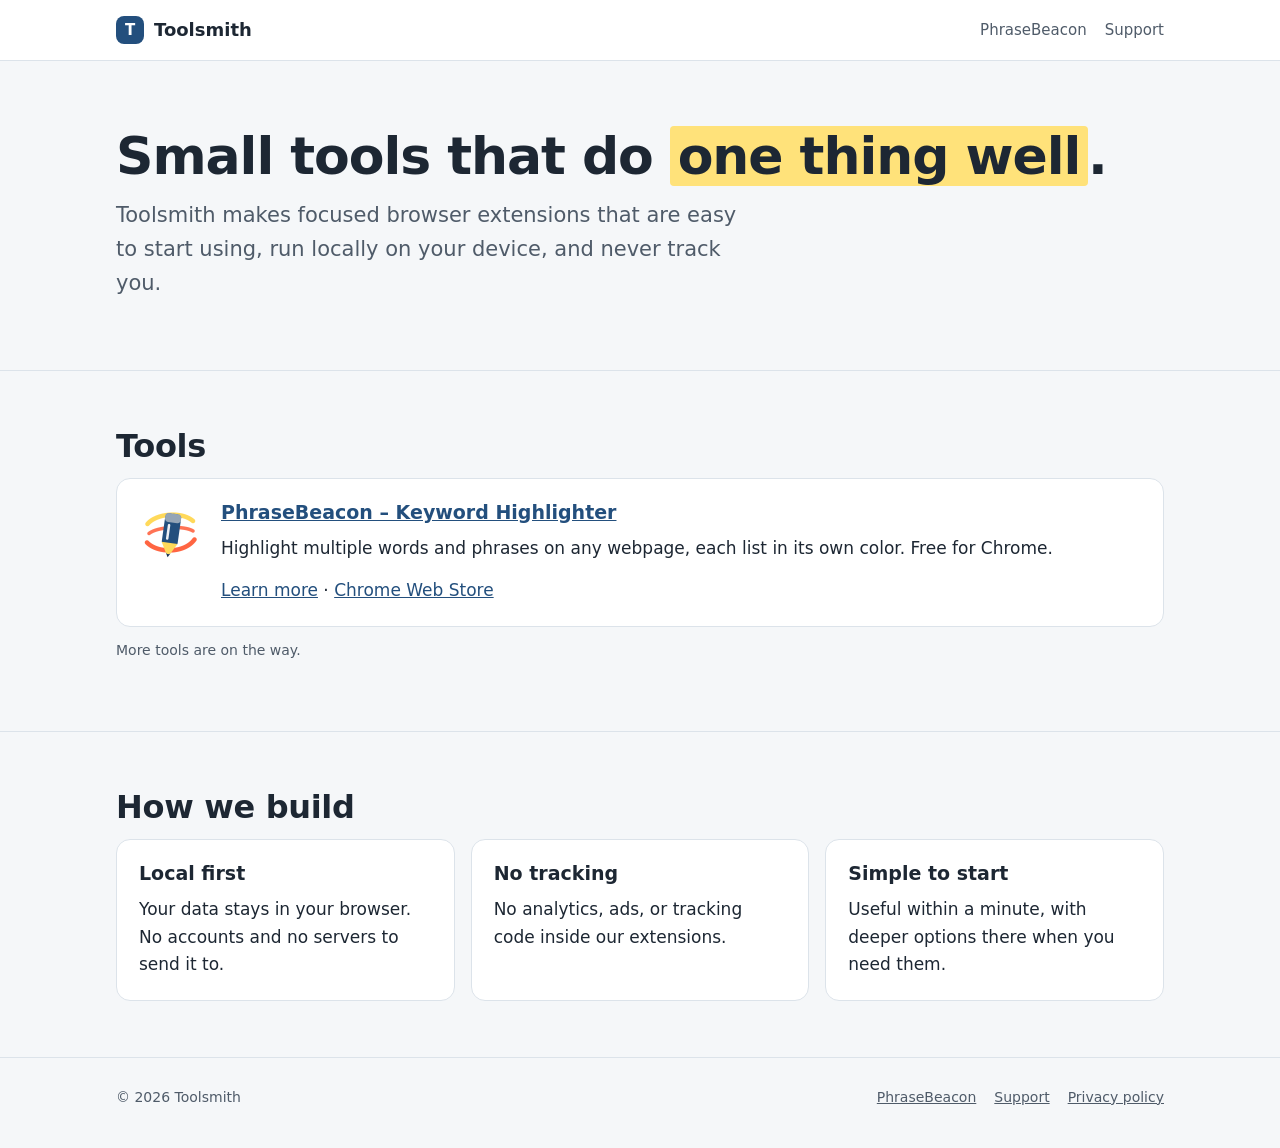
<file: index.html>
<!doctype html>
<html lang="en">
<head>
  <meta charset="utf-8">
  <meta name="viewport" content="width=device-width, initial-scale=1">
  <title>Toolsmith – Small, Private Browser Tools</title>
  <meta name="description" content="Toolsmith makes small, focused browser extensions that run locally and respect your privacy. Meet PhraseBeacon, a free keyword highlighter for Chrome.">
  <link rel="canonical" href="https://toolsmithdev-collab.github.io/">
  <link rel="icon" href="assets/phrasebeacon-mark.svg" type="image/svg+xml">
  <meta property="og:type" content="website">
  <meta property="og:site_name" content="Toolsmith">
  <meta property="og:title" content="Toolsmith – Small, Private Browser Tools">
  <meta property="og:description" content="Small, focused browser extensions that run locally and respect your privacy.">
  <meta property="og:url" content="https://toolsmithdev-collab.github.io/">
  <meta property="og:image" content="https://toolsmithdev-collab.github.io/assets/phrasebeacon-highlights.png">
  <link rel="stylesheet" href="assets/site.css">
  <script type="application/ld+json">
  {
    "@context": "https://schema.org",
    "@type": "Organization",
    "name": "Toolsmith",
    "url": "https://toolsmithdev-collab.github.io/"
  }
  </script>
</head>
<body>
  <header class="site-header">
    <div class="wrap">
      <a class="brand" href="./"><span class="brand-mark" aria-hidden="true">T</span>Toolsmith</a>
      <nav class="site-nav" aria-label="Main">
        <a href="phrasebeacon/">PhraseBeacon</a>
        <a href="phrasebeacon/support/">Support</a>
      </nav>
    </div>
  </header>

  <main>
    <section class="hero">
      <div class="wrap">
        <h1>Small tools that do <mark class="mk-yellow">one thing well</mark>.</h1>
        <p class="lead">Toolsmith makes focused browser extensions that are easy to start using, run locally on your device, and never track you.</p>
      </div>
    </section>

    <section aria-labelledby="tools-heading">
      <div class="wrap">
        <h2 id="tools-heading">Tools</h2>
        <div class="grid">
          <article class="card tool-card">
            <img src="assets/phrasebeacon-icon-128.png" alt="" width="64" height="64">
            <div>
              <h3><a href="phrasebeacon/">PhraseBeacon – Keyword Highlighter</a></h3>
              <p>Highlight multiple words and phrases on any webpage, each list in its own color. Free for Chrome.</p>
              <p><a href="phrasebeacon/">Learn more</a> · <a href="https://chromewebstore.google.com/detail/lhahcjlkmcgbfoonddfiigofgclgmfpo">Chrome Web Store</a></p>
            </div>
          </article>
        </div>
        <p class="fine-print">More tools are on the way.</p>
      </div>
    </section>

    <section aria-labelledby="principles-heading">
      <div class="wrap">
        <h2 id="principles-heading">How we build</h2>
        <div class="grid">
          <div class="card">
            <h3>Local first</h3>
            <p>Your data stays in your browser. No accounts and no servers to send it to.</p>
          </div>
          <div class="card">
            <h3>No tracking</h3>
            <p>No analytics, ads, or tracking code inside our extensions.</p>
          </div>
          <div class="card">
            <h3>Simple to start</h3>
            <p>Useful within a minute, with deeper options there when you need them.</p>
          </div>
        </div>
      </div>
    </section>
  </main>

  <footer class="site-footer">
    <div class="wrap">
      <span>© 2026 Toolsmith</span>
      <nav aria-label="Footer">
        <a href="phrasebeacon/">PhraseBeacon</a>
        <a href="phrasebeacon/support/">Support</a>
        <a href="https://toolsmithdev-collab.github.io/phrasebeacon-privacy/privacy.html">Privacy policy</a>
      </nav>
    </div>
  </footer>
</body>
</html>
</file>
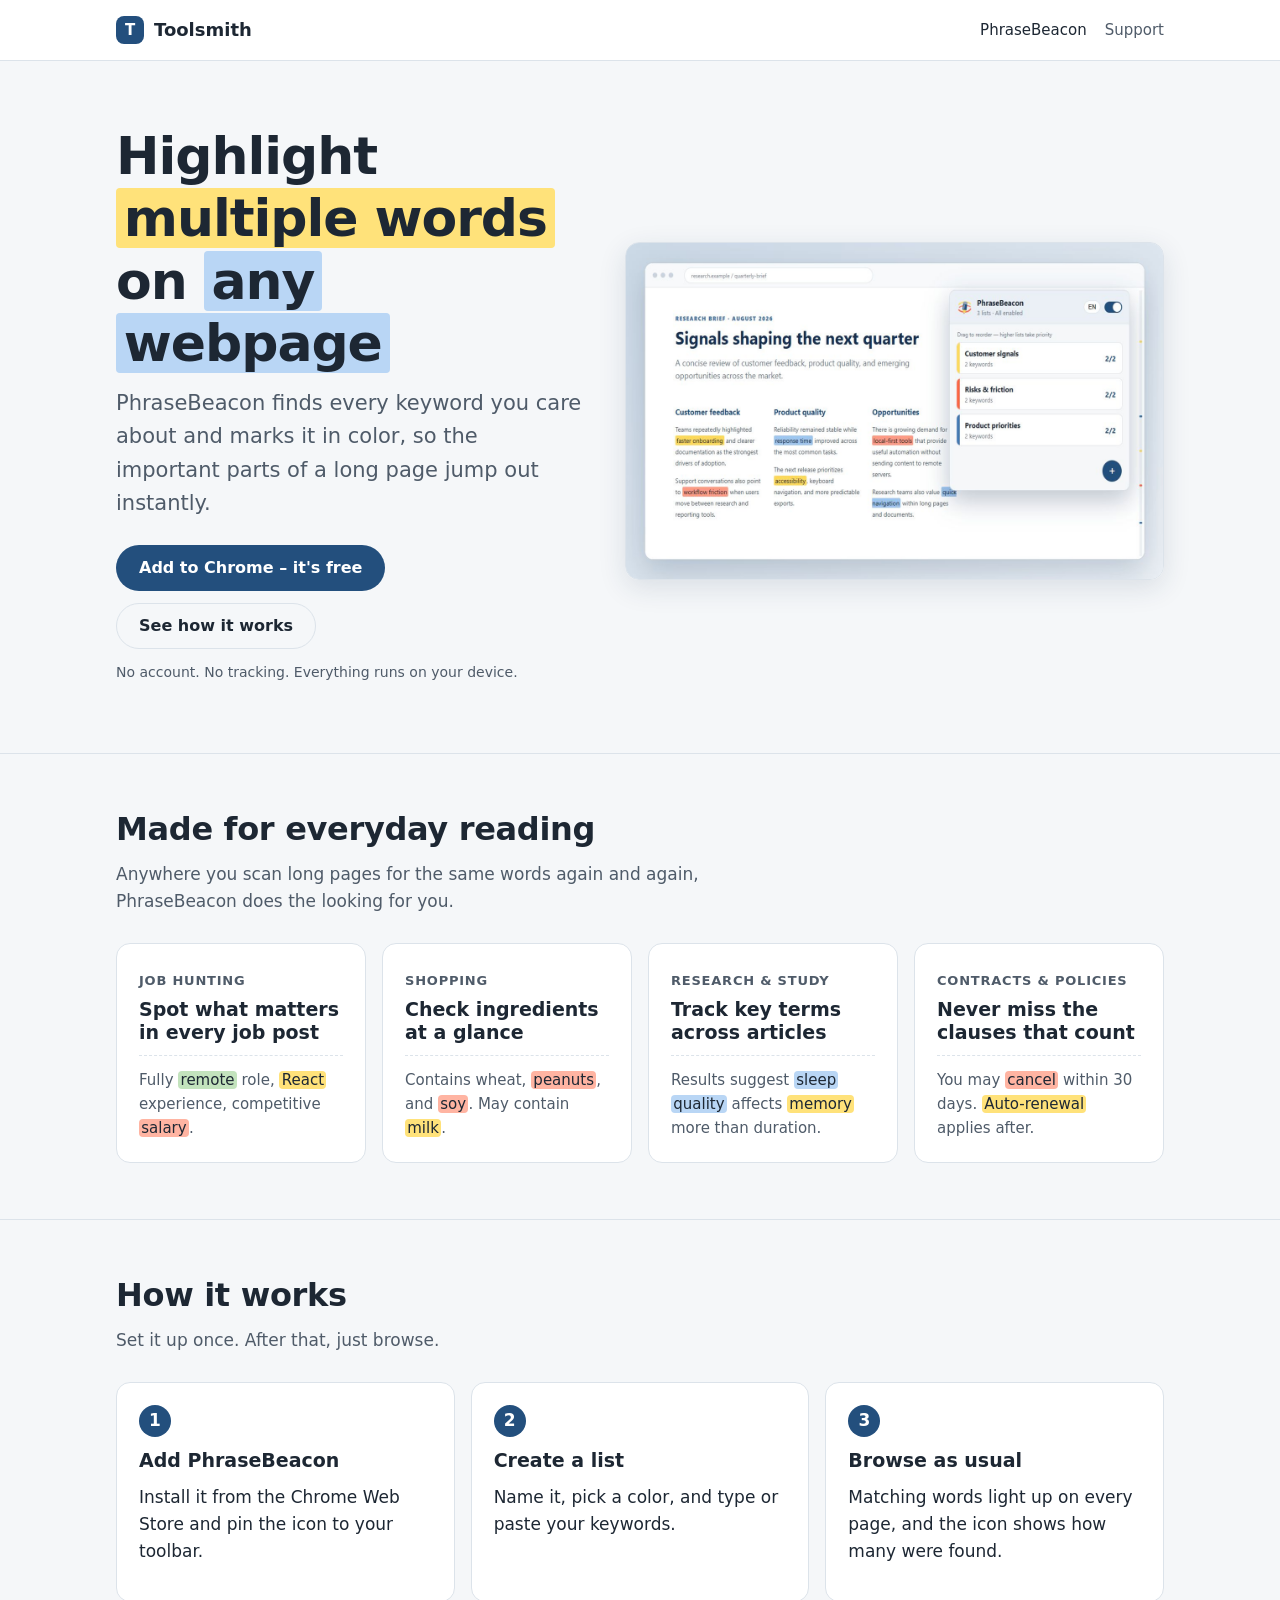
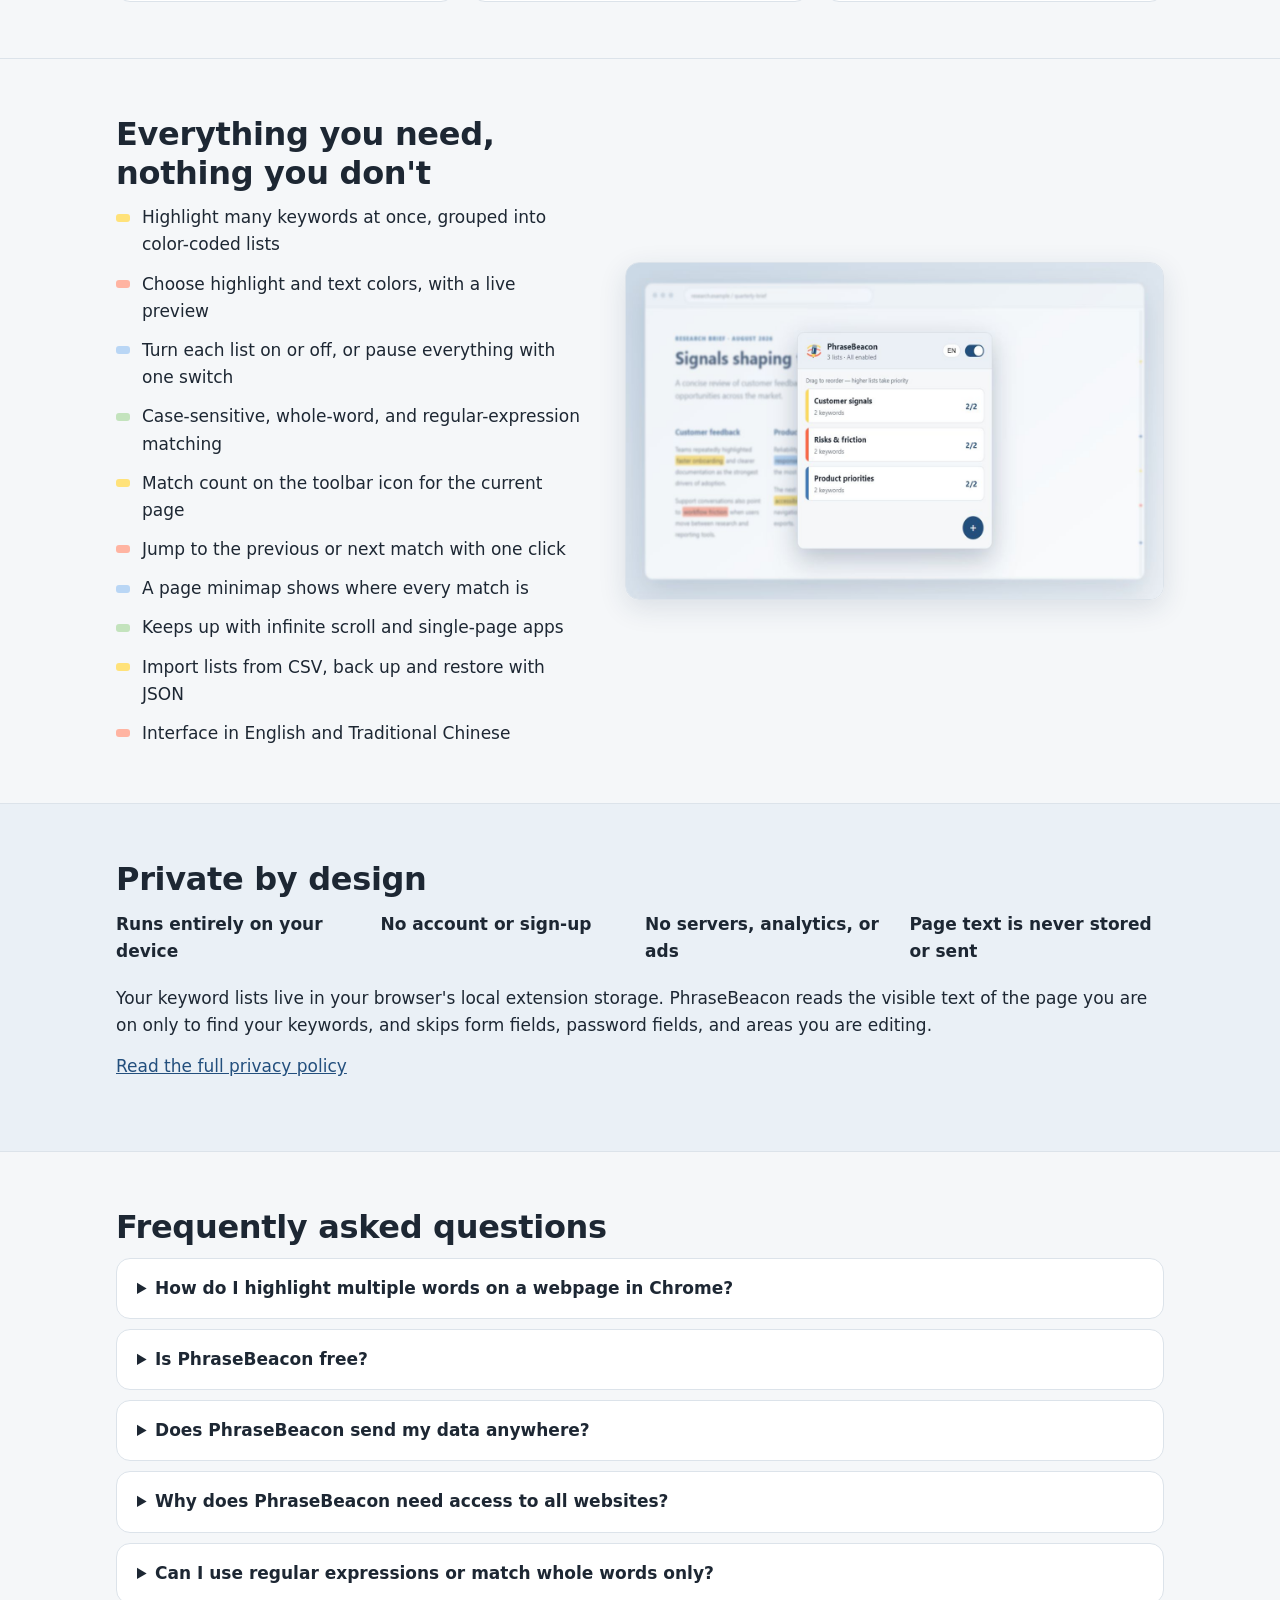
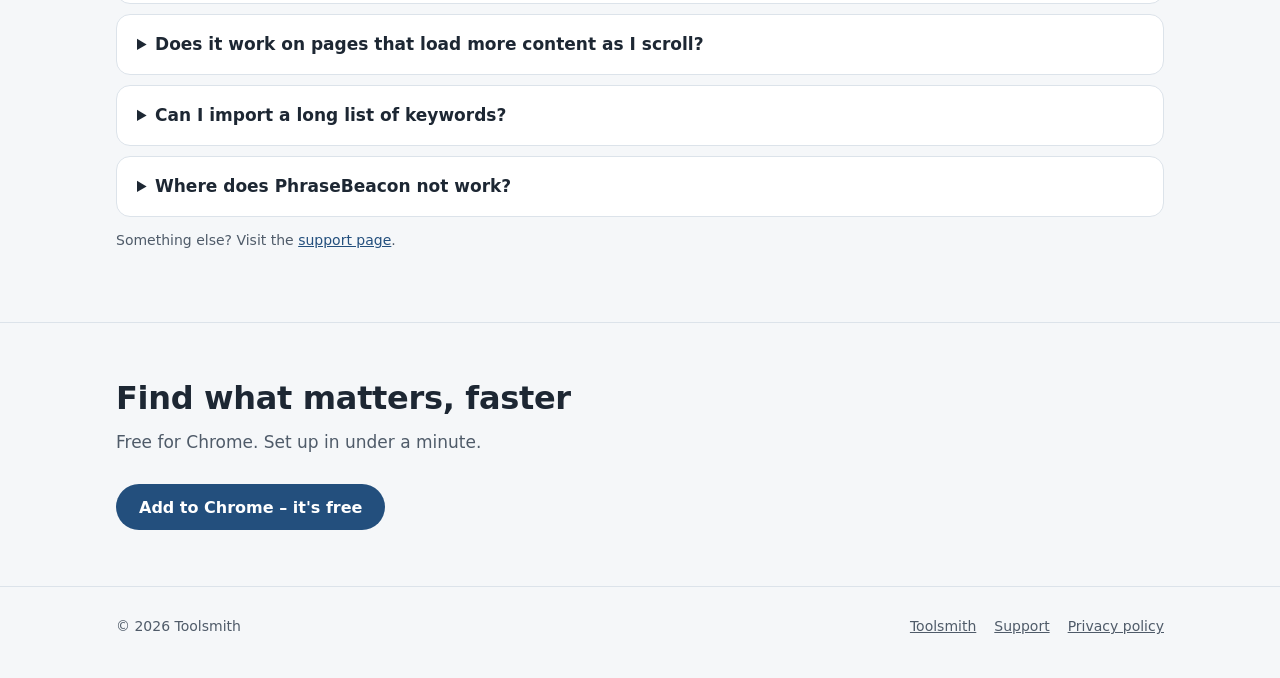
<file: phrasebeacon/index.html>
<!doctype html>
<html lang="en">
<head>
  <meta charset="utf-8">
  <meta name="viewport" content="width=device-width, initial-scale=1">
  <title>PhraseBeacon – Highlight Multiple Words on Any Webpage (Free Chrome Extension)</title>
  <meta name="description" content="PhraseBeacon is a free Chrome extension that highlights multiple keywords on any webpage, each list in its own color. Count matches, jump between them, and keep everything private on your device.">
  <link rel="canonical" href="https://toolsmithdev-collab.github.io/phrasebeacon/">
  <link rel="icon" href="../assets/phrasebeacon-mark.svg" type="image/svg+xml">
  <meta property="og:type" content="website">
  <meta property="og:site_name" content="Toolsmith">
  <meta property="og:title" content="PhraseBeacon – Highlight Multiple Words on Any Webpage">
  <meta property="og:description" content="A free Chrome extension that highlights all your keywords at once, each list in its own color. Private by design.">
  <meta property="og:url" content="https://toolsmithdev-collab.github.io/phrasebeacon/">
  <meta property="og:image" content="https://toolsmithdev-collab.github.io/assets/phrasebeacon-highlights.png">
  <meta name="twitter:card" content="summary_large_image">
  <link rel="stylesheet" href="../assets/site.css">
  <script type="application/ld+json">
  {
    "@context": "https://schema.org",
    "@type": "SoftwareApplication",
    "name": "PhraseBeacon – Keyword Highlighter",
    "applicationCategory": "BrowserApplication",
    "operatingSystem": "Chrome",
    "description": "Highlight multiple words and phrases on any webpage in different colors. Count matches, jump between them, and keep everything private on your device.",
    "url": "https://toolsmithdev-collab.github.io/phrasebeacon/",
    "downloadUrl": "https://chromewebstore.google.com/detail/lhahcjlkmcgbfoonddfiigofgclgmfpo",
    "image": "https://toolsmithdev-collab.github.io/assets/phrasebeacon-highlights.png",
    "offers": { "@type": "Offer", "price": "0", "priceCurrency": "USD" },
    "publisher": { "@type": "Organization", "name": "Toolsmith", "url": "https://toolsmithdev-collab.github.io/" }
  }
  </script>
  <script type="application/ld+json">
  {
    "@context": "https://schema.org",
    "@type": "FAQPage",
    "mainEntity": [
      {
        "@type": "Question",
        "name": "How do I highlight multiple words on a webpage in Chrome?",
        "acceptedAnswer": { "@type": "Answer", "text": "Install PhraseBeacon, click its toolbar icon, create a list, add your words, and save. Every matching word on the pages you visit is highlighted automatically, and each list can use its own color." }
      },
      {
        "@type": "Question",
        "name": "Is PhraseBeacon free?",
        "acceptedAnswer": { "@type": "Answer", "text": "Yes. PhraseBeacon is free, with no account and no paid tier." }
      },
      {
        "@type": "Question",
        "name": "Does PhraseBeacon send my data anywhere?",
        "acceptedAnswer": { "@type": "Answer", "text": "No. Webpage text is processed on your device only to find matches, and is not stored or transmitted. Your keyword lists are saved in your browser's local extension storage. There are no servers, analytics, ads, or tracking." }
      },
      {
        "@type": "Question",
        "name": "Why does PhraseBeacon need access to all websites?",
        "acceptedAnswer": { "@type": "Answer", "text": "To highlight your keywords wherever you browse, PhraseBeacon has to read the visible text of the page you are viewing. That text is checked locally and never leaves your device. Form fields, password fields, and areas you are currently editing are skipped." }
      },
      {
        "@type": "Question",
        "name": "Can I use regular expressions or match whole words only?",
        "acceptedAnswer": { "@type": "Answer", "text": "Yes. Each list can be case-sensitive, match whole words only, or use regular expressions." }
      },
      {
        "@type": "Question",
        "name": "Does it work on pages that load more content as I scroll?",
        "acceptedAnswer": { "@type": "Answer", "text": "Yes. PhraseBeacon highlights new content as it appears, including infinite scroll and single-page apps, without rescanning the whole page." }
      },
      {
        "@type": "Question",
        "name": "Can I import a long list of keywords?",
        "acceptedAnswer": { "@type": "Answer", "text": "Yes. Paste many keywords at once, one per line or separated by commas, or import lists from a CSV file where each column becomes a list. You can also back up and restore everything with a JSON file." }
      },
      {
        "@type": "Question",
        "name": "Where does PhraseBeacon not work?",
        "acceptedAnswer": { "@type": "Answer", "text": "Chrome does not allow extensions to run on its own pages, such as chrome:// settings pages and the Chrome Web Store, or inside Chrome's built-in PDF viewer, so highlights cannot appear there." }
      }
    ]
  }
  </script>
</head>
<body>
  <header class="site-header">
    <div class="wrap">
      <a class="brand" href="../"><span class="brand-mark" aria-hidden="true">T</span>Toolsmith</a>
      <nav class="site-nav" aria-label="Main">
        <a href="./" aria-current="page">PhraseBeacon</a>
        <a href="support/">Support</a>
      </nav>
    </div>
  </header>

  <main>
    <section class="hero">
      <div class="wrap hero-grid">
        <div>
          <h1>Highlight <mark class="mk-yellow">multiple words</mark> on <mark class="mk-blue">any webpage</mark></h1>
          <p class="lead">PhraseBeacon finds every keyword you care about and marks it in color, so the important parts of a long page jump out instantly.</p>
          <div class="cta-row">
            <a class="btn btn-primary" href="https://chromewebstore.google.com/detail/lhahcjlkmcgbfoonddfiigofgclgmfpo">Add to Chrome – it's free</a>
            <a class="btn btn-secondary" href="#how-it-works">See how it works</a>
          </div>
          <p class="fine-print">No account. No tracking. Everything runs on your device.</p>
        </div>
        <img class="hero-shot" src="../assets/phrasebeacon-highlights.png" width="1280" height="800" alt="A research article with keywords highlighted in yellow, coral, and blue, next to the PhraseBeacon panel showing three keyword lists and their match counts.">
      </div>
    </section>

    <section aria-labelledby="uses-heading">
      <div class="wrap">
        <h2 id="uses-heading">Made for everyday reading</h2>
        <p class="section-intro">Anywhere you scan long pages for the same words again and again, PhraseBeacon does the looking for you.</p>
        <div class="grid">
          <div class="card">
            <span class="eyebrow">Job hunting</span>
            <h3>Spot what matters in every job post</h3>
            <p class="card-sample">Fully <mark class="mk-green">remote</mark> role, <mark class="mk-yellow">React</mark> experience, competitive <mark class="mk-coral">salary</mark>.</p>
          </div>
          <div class="card">
            <span class="eyebrow">Shopping</span>
            <h3>Check ingredients at a glance</h3>
            <p class="card-sample">Contains wheat, <mark class="mk-coral">peanuts</mark>, and <mark class="mk-coral">soy</mark>. May contain <mark class="mk-yellow">milk</mark>.</p>
          </div>
          <div class="card">
            <span class="eyebrow">Research &amp; study</span>
            <h3>Track key terms across articles</h3>
            <p class="card-sample">Results suggest <mark class="mk-blue">sleep quality</mark> affects <mark class="mk-yellow">memory</mark> more than duration.</p>
          </div>
          <div class="card">
            <span class="eyebrow">Contracts &amp; policies</span>
            <h3>Never miss the clauses that count</h3>
            <p class="card-sample">You may <mark class="mk-coral">cancel</mark> within 30 days. <mark class="mk-yellow">Auto-renewal</mark> applies after.</p>
          </div>
        </div>
      </div>
    </section>

    <section id="how-it-works" aria-labelledby="how-heading">
      <div class="wrap">
        <h2 id="how-heading">How it works</h2>
        <p class="section-intro">Set it up once. After that, just browse.</p>
        <ol class="steps">
          <li>
            <h3>Add PhraseBeacon</h3>
            <p>Install it from the Chrome Web Store and pin the icon to your toolbar.</p>
          </li>
          <li>
            <h3>Create a list</h3>
            <p>Name it, pick a color, and type or paste your keywords.</p>
          </li>
          <li>
            <h3>Browse as usual</h3>
            <p>Matching words light up on every page, and the icon shows how many were found.</p>
          </li>
        </ol>
      </div>
    </section>

    <section aria-labelledby="features-heading">
      <div class="wrap hero-grid">
        <div>
          <h2 id="features-heading">Everything you need, nothing you don't</h2>
          <ul class="feature-list">
            <li>Highlight many keywords at once, grouped into color-coded lists</li>
            <li>Choose highlight and text colors, with a live preview</li>
            <li>Turn each list on or off, or pause everything with one switch</li>
            <li>Case-sensitive, whole-word, and regular-expression matching</li>
            <li>Match count on the toolbar icon for the current page</li>
            <li>Jump to the previous or next match with one click</li>
            <li>A page minimap shows where every match is</li>
            <li>Keeps up with infinite scroll and single-page apps</li>
            <li>Import lists from CSV, back up and restore with JSON</li>
            <li>Interface in English and Traditional Chinese</li>
          </ul>
        </div>
        <img class="hero-shot" src="../assets/phrasebeacon-lists.png" width="1280" height="800" loading="lazy" alt="The PhraseBeacon settings panel showing several keyword lists with their colors.">
      </div>
    </section>

    <section class="privacy-band" aria-labelledby="privacy-heading">
      <div class="wrap">
        <h2 id="privacy-heading">Private by design</h2>
        <ul class="privacy-points">
          <li>Runs entirely on your device</li>
          <li>No account or sign-up</li>
          <li>No servers, analytics, or ads</li>
          <li>Page text is never stored or sent</li>
        </ul>
        <p>Your keyword lists live in your browser's local extension storage. PhraseBeacon reads the visible text of the page you are on only to find your keywords, and skips form fields, password fields, and areas you are editing.</p>
        <p><a href="https://toolsmithdev-collab.github.io/phrasebeacon-privacy/privacy.html">Read the full privacy policy</a></p>
      </div>
    </section>

    <section class="faq" aria-labelledby="faq-heading">
      <div class="wrap">
        <h2 id="faq-heading">Frequently asked questions</h2>
        <details>
          <summary>How do I highlight multiple words on a webpage in Chrome?</summary>
          <p>Install PhraseBeacon, click its toolbar icon, create a list, add your words, and save. Every matching word on the pages you visit is highlighted automatically, and each list can use its own color.</p>
        </details>
        <details>
          <summary>Is PhraseBeacon free?</summary>
          <p>Yes. PhraseBeacon is free, with no account and no paid tier.</p>
        </details>
        <details>
          <summary>Does PhraseBeacon send my data anywhere?</summary>
          <p>No. Webpage text is processed on your device only to find matches, and is not stored or transmitted. Your keyword lists are saved in your browser's local extension storage. There are no servers, analytics, ads, or tracking.</p>
        </details>
        <details>
          <summary>Why does PhraseBeacon need access to all websites?</summary>
          <p>To highlight your keywords wherever you browse, PhraseBeacon has to read the visible text of the page you are viewing. That text is checked locally and never leaves your device. Form fields, password fields, and areas you are currently editing are skipped.</p>
        </details>
        <details>
          <summary>Can I use regular expressions or match whole words only?</summary>
          <p>Yes. Each list can be case-sensitive, match whole words only, or use regular expressions.</p>
        </details>
        <details>
          <summary>Does it work on pages that load more content as I scroll?</summary>
          <p>Yes. PhraseBeacon highlights new content as it appears, including infinite scroll and single-page apps, without rescanning the whole page.</p>
        </details>
        <details>
          <summary>Can I import a long list of keywords?</summary>
          <p>Yes. Paste many keywords at once, one per line or separated by commas, or import lists from a CSV file where each column becomes a list. You can also back up and restore everything with a JSON file.</p>
        </details>
        <details>
          <summary>Where does PhraseBeacon not work?</summary>
          <p>Chrome does not allow extensions to run on its own pages, such as chrome:// settings pages and the Chrome Web Store, or inside Chrome's built-in PDF viewer, so highlights cannot appear there.</p>
        </details>
        <p class="fine-print">Something else? Visit the <a href="support/">support page</a>.</p>
      </div>
    </section>

    <section aria-labelledby="cta-heading">
      <div class="wrap">
        <h2 id="cta-heading">Find what matters, faster</h2>
        <p class="section-intro">Free for Chrome. Set up in under a minute.</p>
        <a class="btn btn-primary" href="https://chromewebstore.google.com/detail/lhahcjlkmcgbfoonddfiigofgclgmfpo">Add to Chrome – it's free</a>
      </div>
    </section>
  </main>

  <footer class="site-footer">
    <div class="wrap">
      <span>© 2026 Toolsmith</span>
      <nav aria-label="Footer">
        <a href="../">Toolsmith</a>
        <a href="support/">Support</a>
        <a href="https://toolsmithdev-collab.github.io/phrasebeacon-privacy/privacy.html">Privacy policy</a>
      </nav>
    </div>
  </footer>
</body>
</html>
</file>
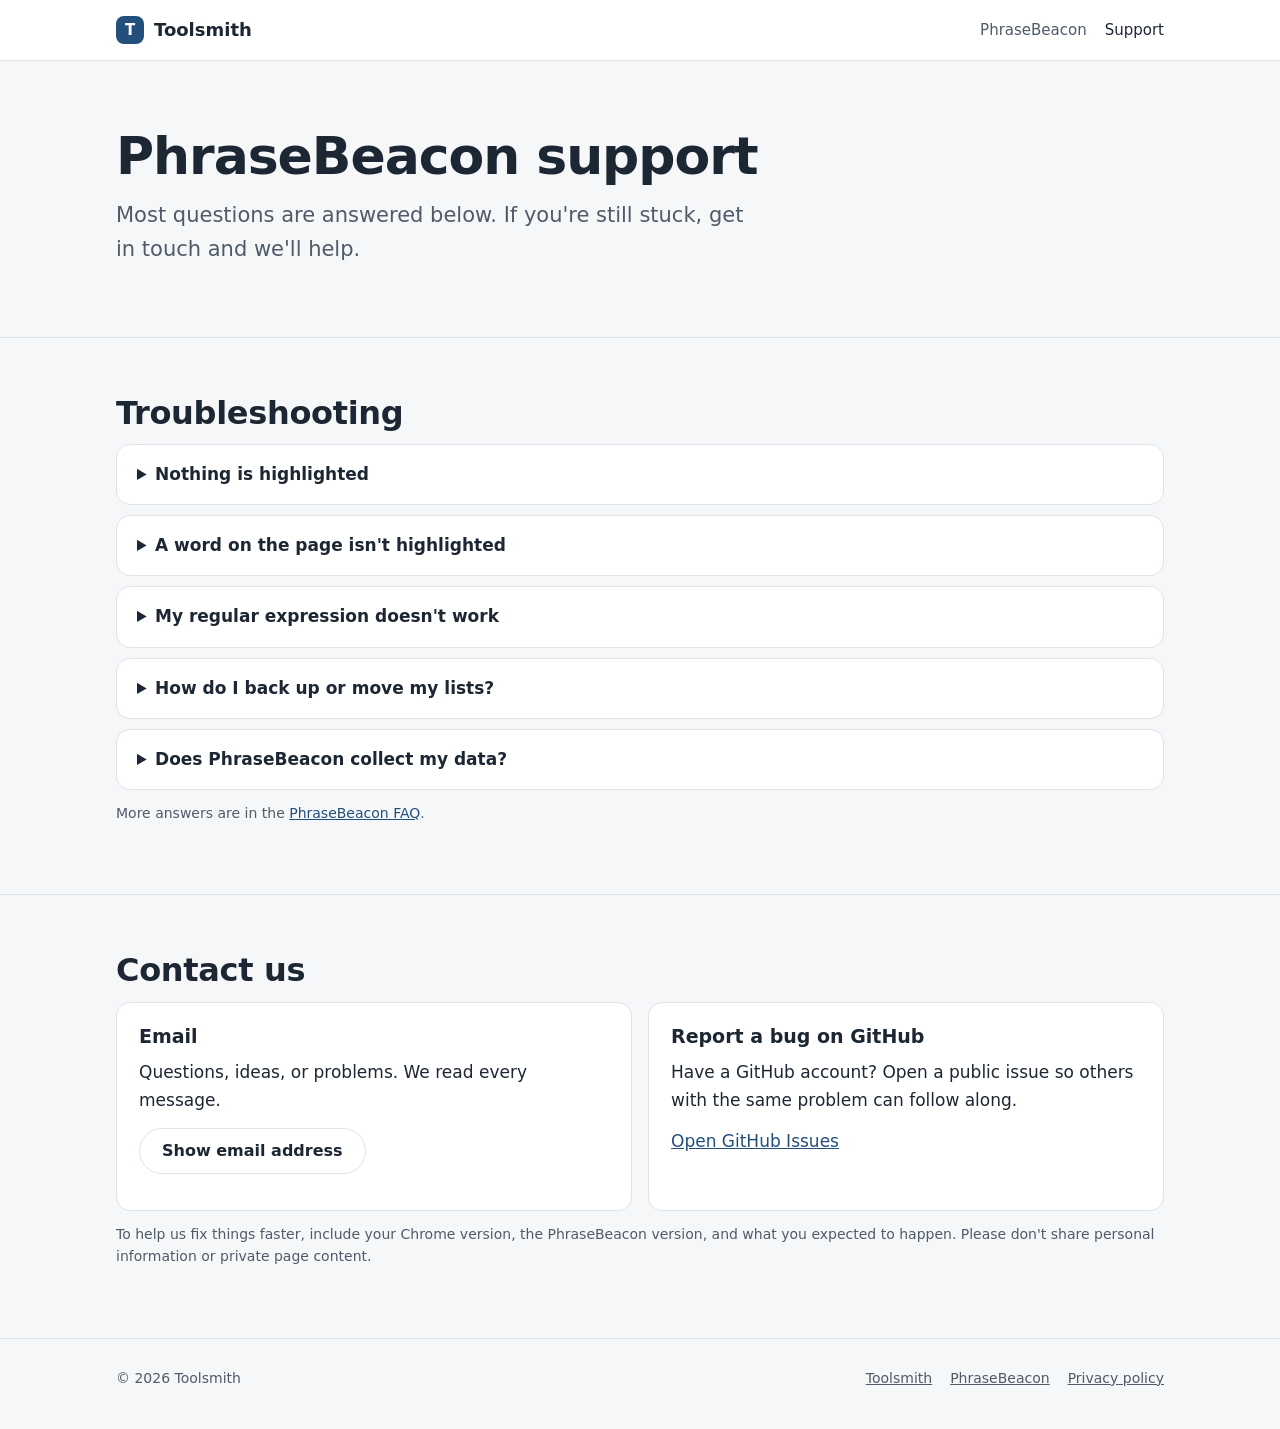
<file: phrasebeacon/support/index.html>
<!doctype html>
<html lang="en">
<head>
  <meta charset="utf-8">
  <meta name="viewport" content="width=device-width, initial-scale=1">
  <title>PhraseBeacon Support – Help &amp; Troubleshooting</title>
  <meta name="description" content="Get help with PhraseBeacon, the free keyword highlighter for Chrome: troubleshooting tips, backups, and how to contact the developer.">
  <link rel="canonical" href="https://toolsmithdev-collab.github.io/phrasebeacon/support/">
  <link rel="icon" href="../../assets/phrasebeacon-mark.svg" type="image/svg+xml">
  <meta property="og:type" content="website">
  <meta property="og:site_name" content="Toolsmith">
  <meta property="og:title" content="PhraseBeacon Support">
  <meta property="og:description" content="Troubleshooting tips, backups, and how to contact the developer.">
  <meta property="og:url" content="https://toolsmithdev-collab.github.io/phrasebeacon/support/">
  <link rel="stylesheet" href="../../assets/site.css">
</head>
<body>
  <header class="site-header">
    <div class="wrap">
      <a class="brand" href="../../"><span class="brand-mark" aria-hidden="true">T</span>Toolsmith</a>
      <nav class="site-nav" aria-label="Main">
        <a href="../">PhraseBeacon</a>
        <a href="./" aria-current="page">Support</a>
      </nav>
    </div>
  </header>

  <main>
    <section class="hero">
      <div class="wrap">
        <h1>PhraseBeacon support</h1>
        <p class="lead">Most questions are answered below. If you're still stuck, get in touch and we'll help.</p>
      </div>
    </section>

    <section class="faq" aria-labelledby="trouble-heading">
      <div class="wrap">
        <h2 id="trouble-heading">Troubleshooting</h2>
        <details>
          <summary>Nothing is highlighted</summary>
          <p>Check these in order:</p>
          <ol>
            <li>Open PhraseBeacon from the toolbar. If you see the local data handling notice, select <strong>Agree and start</strong>. Highlighting begins only after you agree.</li>
            <li>Make sure the main switch in the top-right corner is on, and the list you expect is enabled.</li>
            <li>Reload the page. Tabs that were already open before you installed PhraseBeacon need one reload.</li>
            <li>Check the page type. Chrome doesn't let extensions run on chrome:// pages, the Chrome Web Store, or Chrome's built-in PDF viewer.</li>
          </ol>
        </details>
        <details>
          <summary>A word on the page isn't highlighted</summary>
          <ul>
            <li>Check the list's match options. With <strong>Case sensitive</strong> or <strong>Match whole word</strong> turned on, "Apple" won't match "apple" or "apples".</li>
            <li>Text inside form fields, password fields, and areas you are currently typing in is skipped on purpose.</li>
            <li>If the word appears in several lists, the list higher in your order decides its color. Drag lists to change the order.</li>
          </ul>
        </details>
        <details>
          <summary>My regular expression doesn't work</summary>
          <p>Turn on <strong>Use regular expression</strong> for that list, then enter one pattern per keyword. PhraseBeacon flags patterns that are invalid or could freeze the page, so simplify nested repetition if you see a warning.</p>
        </details>
        <details>
          <summary>How do I back up or move my lists?</summary>
          <p>Open PhraseBeacon and use <strong>Backup &amp; Restore</strong>. Choose <strong>Export Backup (JSON)</strong> to save a file, and <strong>Restore from Backup (JSON)</strong> to load it on another computer or after reinstalling.</p>
          <p>Your lists are stored only in this browser, so uninstalling PhraseBeacon deletes them. Export a backup first.</p>
        </details>
        <details>
          <summary>Does PhraseBeacon collect my data?</summary>
          <p>No. Everything runs on your device, and nothing is sent to us or anyone else. See the <a href="https://toolsmithdev-collab.github.io/phrasebeacon-privacy/privacy.html">privacy policy</a> for details.</p>
        </details>
        <p class="fine-print">More answers are in the <a href="../#faq-heading">PhraseBeacon FAQ</a>.</p>
      </div>
    </section>

    <section aria-labelledby="contact-heading">
      <div class="wrap">
        <h2 id="contact-heading">Contact us</h2>
        <div class="grid">
          <div class="card">
            <h3>Email</h3>
            <p>Questions, ideas, or problems. We read every message.</p>
            <p><button class="btn btn-secondary" type="button" data-reveal-email="toolsmith.dev|gmail.com|PhraseBeacon support">Show email address</button></p>
            <noscript><p>toolsmith.dev [at] gmail [dot] com</p></noscript>
          </div>
          <div class="card">
            <h3>Report a bug on GitHub</h3>
            <p>Have a GitHub account? Open a public issue so others with the same problem can follow along.</p>
            <p><a href="https://github.com/toolsmithdev-collab/toolsmithdev-collab.github.io/issues">Open GitHub Issues</a></p>
          </div>
        </div>
        <p class="fine-print">To help us fix things faster, include your Chrome version, the PhraseBeacon version, and what you expected to happen. Please don't share personal information or private page content.</p>
      </div>
    </section>
  </main>

  <footer class="site-footer">
    <div class="wrap">
      <span>© 2026 Toolsmith</span>
      <nav aria-label="Footer">
        <a href="../../">Toolsmith</a>
        <a href="../">PhraseBeacon</a>
        <a href="https://toolsmithdev-collab.github.io/phrasebeacon-privacy/privacy.html">Privacy policy</a>
      </nav>
    </div>
  </footer>
  <script src="../../assets/site.js"></script>
</body>
</html>
</file>
<file: assets/site.css>
:root {
  --ink: #1d2733;
  --ink-soft: #4f5b69;
  --paper: #f5f7f9;
  --surface: #ffffff;
  --line: #dce3ea;
  --accent: #234f7d;
  --accent-hover: #183153;
  --accent-soft: #eaf0f6;
  --on-accent: #ffffff;
  --mark-yellow: #ffe27a;
  --mark-coral: #ffb4a2;
  --mark-blue: #b9d6f5;
  --mark-green: #c3e3bd;
  --mark-ink: #1d2733;
  --shadow: 0 8px 28px rgba(24, 49, 83, 0.12);
  --radius: 14px;
  --max: 1080px;
  color-scheme: light;
}

@media (prefers-color-scheme: dark) {
  :root:not([data-theme="light"]) {
    --ink: #e7edf3;
    --ink-soft: #a8b4c1;
    --paper: #11161d;
    --surface: #19212b;
    --line: #2c3845;
    --accent: #8db8e6;
    --accent-hover: #b3d0ef;
    --accent-soft: #1e2b3a;
    --on-accent: #0e1620;
    --shadow: 0 8px 28px rgba(0, 0, 0, 0.35);
    color-scheme: dark;
  }
}

:root[data-theme="dark"] {
  --ink: #e7edf3;
  --ink-soft: #a8b4c1;
  --paper: #11161d;
  --surface: #19212b;
  --line: #2c3845;
  --accent: #8db8e6;
  --accent-hover: #b3d0ef;
  --accent-soft: #1e2b3a;
  --on-accent: #0e1620;
  --shadow: 0 8px 28px rgba(0, 0, 0, 0.35);
  color-scheme: dark;
}

*,
*::before,
*::after {
  box-sizing: border-box;
}

html {
  -webkit-text-size-adjust: 100%;
}

body {
  margin: 0;
  background: var(--paper);
  color: var(--ink);
  font-family: system-ui, -apple-system, "Segoe UI", Roboto, "Helvetica Neue", Arial, "Noto Sans", sans-serif;
  font-size: 17px;
  line-height: 1.6;
}

img {
  max-width: 100%;
  height: auto;
  display: block;
}

a {
  color: var(--accent);
}

a:hover {
  color: var(--accent-hover);
}

:focus-visible {
  outline: 3px solid var(--accent);
  outline-offset: 2px;
  border-radius: 4px;
}

.wrap {
  width: 100%;
  max-width: var(--max);
  margin: 0 auto;
  padding: 0 16px;
}

/* Header */
.site-header {
  border-bottom: 1px solid var(--line);
  background: var(--surface);
}

.site-header .wrap {
  display: flex;
  align-items: center;
  justify-content: space-between;
  gap: 16px;
  min-height: 60px;
}

.brand {
  display: inline-flex;
  align-items: center;
  gap: 10px;
  font-weight: 700;
  font-size: 18px;
  color: var(--ink);
  text-decoration: none;
}

.brand img {
  width: 28px;
  height: 28px;
}

.brand-mark {
  display: inline-grid;
  place-items: center;
  width: 28px;
  height: 28px;
  border-radius: 8px;
  background: var(--accent);
  color: var(--on-accent);
  font-size: 15px;
}

.site-nav {
  display: flex;
  gap: 18px;
  font-size: 15px;
}

.site-nav a {
  color: var(--ink-soft);
  text-decoration: none;
}

.site-nav a:hover,
.site-nav a[aria-current="page"] {
  color: var(--ink);
}

/* Sections */
section {
  padding: 56px 0;
}

section + section {
  border-top: 1px solid var(--line);
}

h1,
h2,
h3 {
  line-height: 1.2;
  margin: 0 0 12px;
}

h1 {
  font-size: clamp(32px, 6vw, 52px);
  letter-spacing: -0.02em;
}

h2 {
  font-size: clamp(24px, 4vw, 32px);
  letter-spacing: -0.01em;
}

h3 {
  font-size: 19px;
}

p {
  margin: 0 0 14px;
}

.lead {
  font-size: clamp(18px, 2.4vw, 21px);
  color: var(--ink-soft);
  max-width: 640px;
}

.section-intro {
  color: var(--ink-soft);
  max-width: 640px;
  margin-bottom: 28px;
}

mark {
  color: var(--mark-ink);
  padding: 0 0.15em;
  border-radius: 4px;
  -webkit-box-decoration-break: clone;
  box-decoration-break: clone;
}

.mk-yellow { background: var(--mark-yellow); }
.mk-coral { background: var(--mark-coral); }
.mk-blue { background: var(--mark-blue); }
.mk-green { background: var(--mark-green); }

/* Hero */
.hero {
  padding-top: 64px;
}

.hero-grid {
  display: grid;
  gap: 40px;
}

.hero-shot {
  border-radius: var(--radius);
  box-shadow: var(--shadow);
  border: 1px solid var(--line);
}

.cta-row {
  display: flex;
  flex-wrap: wrap;
  gap: 12px;
  margin-top: 24px;
}

.btn {
  display: inline-flex;
  align-items: center;
  justify-content: center;
  min-height: 46px;
  padding: 0 22px;
  border-radius: 999px;
  font-weight: 600;
  font-size: 16px;
  text-decoration: none;
  border: 1px solid transparent;
  cursor: pointer;
  font-family: inherit;
}

.btn-primary {
  background: var(--accent);
  color: var(--on-accent);
}

.btn-primary:hover {
  background: var(--accent-hover);
  color: var(--on-accent);
}

.btn-secondary {
  background: transparent;
  color: var(--ink);
  border-color: var(--line);
}

.btn-secondary:hover {
  background: var(--accent-soft);
  color: var(--ink);
}

.fine-print {
  font-size: 14px;
  color: var(--ink-soft);
  margin-top: 12px;
}

/* Cards */
.grid {
  display: grid;
  gap: 16px;
  grid-template-columns: repeat(auto-fit, minmax(240px, 1fr));
}

.card {
  background: var(--surface);
  border: 1px solid var(--line);
  border-radius: var(--radius);
  padding: 22px;
}

.card p:last-child {
  margin-bottom: 0;
}

.card .eyebrow {
  display: inline-block;
  font-size: 13px;
  font-weight: 700;
  text-transform: uppercase;
  letter-spacing: 0.06em;
  color: var(--ink-soft);
  margin-bottom: 6px;
}

.card-sample {
  font-size: 15px;
  color: var(--ink-soft);
  margin-top: 12px;
  padding-top: 12px;
  border-top: 1px dashed var(--line);
}

.tool-card {
  display: grid;
  grid-template-columns: 64px 1fr;
  gap: 18px;
  align-items: start;
}

.tool-card img {
  width: 64px;
  height: 64px;
}

/* Feature list */
.feature-list {
  list-style: none;
  padding: 0;
  margin: 0;
  display: grid;
  gap: 12px 28px;
  grid-template-columns: repeat(auto-fit, minmax(280px, 1fr));
}

.feature-list li {
  position: relative;
  padding-left: 26px;
}

.feature-list li::before {
  content: "";
  position: absolute;
  left: 0;
  top: 0.55em;
  width: 14px;
  height: 8px;
  border-radius: 3px;
  background: var(--mark-yellow);
}

.feature-list li:nth-child(4n + 2)::before { background: var(--mark-coral); }
.feature-list li:nth-child(4n + 3)::before { background: var(--mark-blue); }
.feature-list li:nth-child(4n + 4)::before { background: var(--mark-green); }

/* Steps */
.steps {
  list-style: none;
  padding: 0;
  margin: 0;
  display: grid;
  gap: 16px;
  grid-template-columns: repeat(auto-fit, minmax(220px, 1fr));
  counter-reset: step;
}

.steps li {
  counter-increment: step;
  background: var(--surface);
  border: 1px solid var(--line);
  border-radius: var(--radius);
  padding: 22px;
}

.steps li::before {
  content: counter(step);
  display: grid;
  place-items: center;
  width: 32px;
  height: 32px;
  border-radius: 50%;
  background: var(--accent);
  color: var(--on-accent);
  font-weight: 700;
  margin-bottom: 12px;
}

/* Privacy band */
.privacy-band {
  background: var(--accent-soft);
}

.privacy-points {
  list-style: none;
  padding: 0;
  margin: 0 0 20px;
  display: grid;
  gap: 10px;
  grid-template-columns: repeat(auto-fit, minmax(200px, 1fr));
  font-weight: 600;
}

/* FAQ */
.faq details {
  background: var(--surface);
  border: 1px solid var(--line);
  border-radius: var(--radius);
  padding: 0 20px;
  margin-bottom: 10px;
}

.faq summary {
  cursor: pointer;
  font-weight: 600;
  padding: 16px 0;
}

.faq details[open] summary {
  border-bottom: 1px solid var(--line);
  margin-bottom: 14px;
}

.faq details > *:last-child {
  margin-bottom: 16px;
}

/* Contact */
.contact-email {
  font-weight: 600;
}

/* Footer */
.site-footer {
  border-top: 1px solid var(--line);
  padding: 28px 0 40px;
  font-size: 14px;
  color: var(--ink-soft);
}

.site-footer .wrap {
  display: flex;
  flex-wrap: wrap;
  gap: 12px 24px;
  justify-content: space-between;
}

.site-footer nav {
  display: flex;
  flex-wrap: wrap;
  gap: 8px 18px;
}

.site-footer a {
  color: var(--ink-soft);
}

@media (min-width: 900px) {
  .hero-grid {
    grid-template-columns: 1fr 1.15fr;
    align-items: center;
  }
}

@media (max-width: 520px) {
  body {
    font-size: 16px;
  }

  section {
    padding: 40px 0;
  }

  .site-nav {
    gap: 14px;
    font-size: 14px;
  }

  .btn {
    width: 100%;
  }
}
</file>
